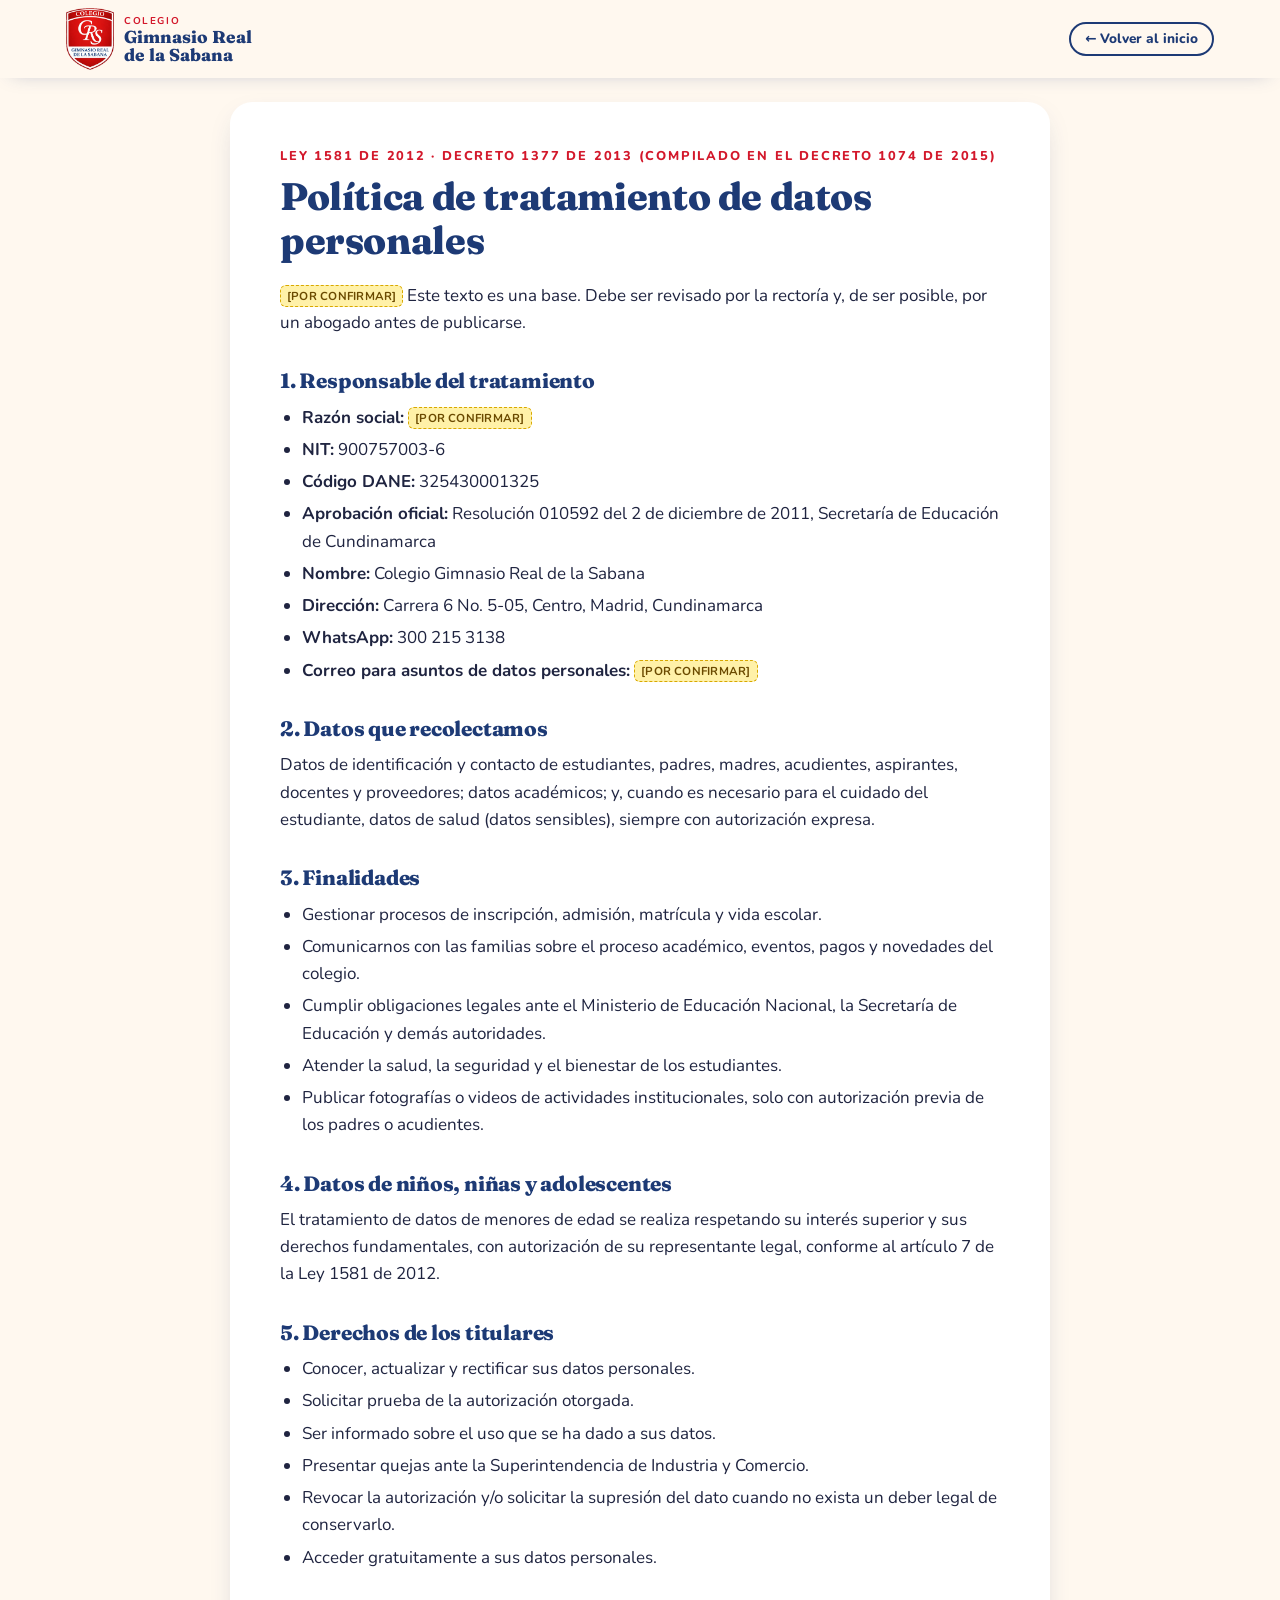
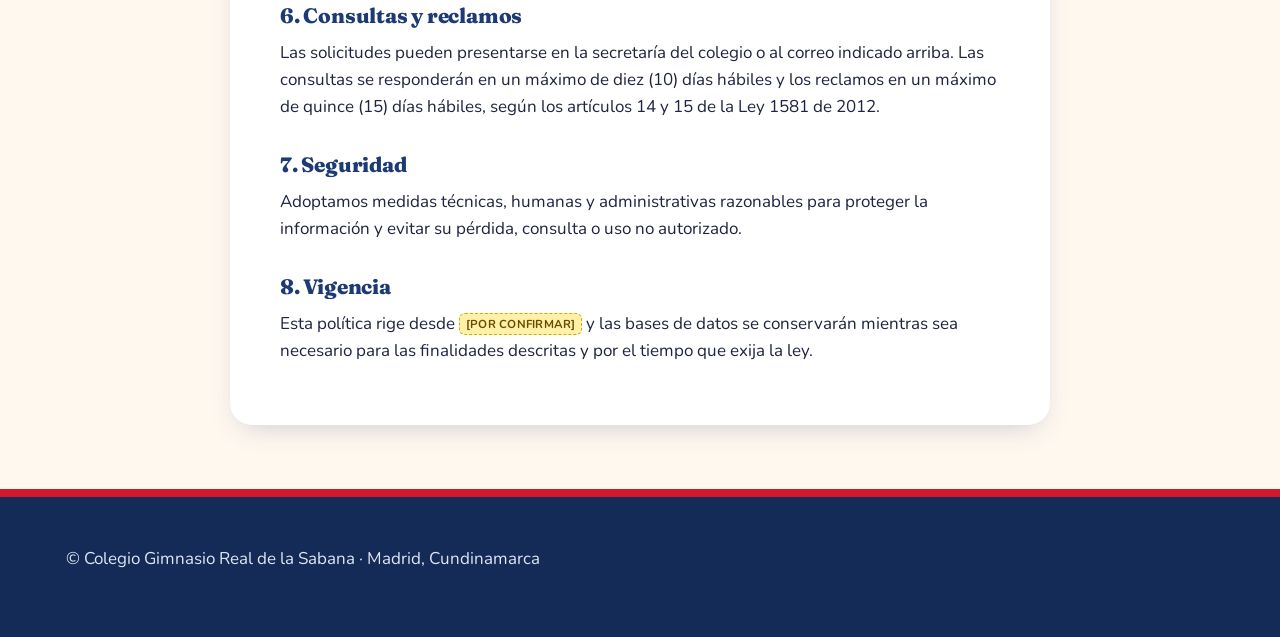
<file: politica-datos.html>
<!doctype html>
<html lang="es-CO">
<head>
  <meta charset="utf-8">
  <meta name="viewport" content="width=device-width, initial-scale=1">
  <title>Política de tratamiento de datos | Colegio Gimnasio Real de la Sabana</title>
  <meta name="description" content="Política de tratamiento de datos personales del Colegio Gimnasio Real de la Sabana, conforme a la Ley 1581 de 2012.">
  <meta name="robots" content="noindex">
  <link rel="icon" type="image/png" sizes="32x32" href="img/favicon-32.png">
  <link rel="preconnect" href="https://fonts.googleapis.com">
  <link rel="preconnect" href="https://fonts.gstatic.com" crossorigin>
  <link href="https://fonts.googleapis.com/css2?family=Fraunces:opsz,wght@9..144,600;9..144,800&family=Nunito:wght@400;600;700;800&display=swap" rel="stylesheet">
  <link rel="stylesheet" href="css/styles.css">
  <style>
    .legal { max-width: 820px; background: #fff; border-radius: var(--radius); box-shadow: var(--shadow); padding: 28px 20px; margin: 24px auto 64px; }
    .legal h1 { font-size: clamp(1.7rem, 6vw, 2.4rem); color: var(--blue); }
    .legal h2 { font-size: 1.3rem; margin-top: 1.6em; }
    .legal ul { list-style: disc; padding-left: 1.3em; margin-bottom: 1em; }
    .legal li { margin: .3em 0; }
    @media (min-width: 640px) { .legal { padding: 44px 50px; } }
  </style>
</head>
<body>
  <header class="topbar is-scrolled">
    <div class="wrap topbar__in">
      <a class="brand" href="index.html">
        <img src="img/escudo-200.png" alt="" width="44" height="54">
        <span class="brand__txt"><small>Colegio</small>Gimnasio Real <br>de la Sabana</span>
      </a>
      <a class="btn btn--ghost btn--sm" href="index.html">← Volver al inicio</a>
    </div>
  </header>
  <main class="wrap">
    <article class="legal">
      <p class="kicker">Ley 1581 de 2012 · Decreto 1377 de 2013 (compilado en el Decreto 1074 de 2015)</p>
      <h1>Política de tratamiento de datos personales</h1>
      <p><mark class="pc">[POR CONFIRMAR]</mark> Este texto es una base. Debe ser revisado por la rectoría y, de ser posible, por un abogado antes de publicarse.</p>

      <h2>1. Responsable del tratamiento</h2>
      <ul>
        <li><strong>Razón social:</strong> <mark class="pc">[POR CONFIRMAR]</mark></li>
        <li><strong>NIT:</strong> 900757003-6</li>
        <li><strong>Código DANE:</strong> 325430001325</li>
        <li><strong>Aprobación oficial:</strong> Resolución 010592 del 2 de diciembre de 2011, Secretaría de Educación de Cundinamarca</li>
        <li><strong>Nombre:</strong> Colegio Gimnasio Real de la Sabana</li>
        <li><strong>Dirección:</strong> Carrera 6 No. 5-05, Centro, Madrid, Cundinamarca</li>
        <li><strong>WhatsApp:</strong> 300 215 3138</li>
        <li><strong>Correo para asuntos de datos personales:</strong> <mark class="pc">[POR CONFIRMAR]</mark></li>
      </ul>

      <h2>2. Datos que recolectamos</h2>
      <p>Datos de identificación y contacto de estudiantes, padres, madres, acudientes, aspirantes, docentes y proveedores; datos académicos; y, cuando es necesario para el cuidado del estudiante, datos de salud (datos sensibles), siempre con autorización expresa.</p>

      <h2>3. Finalidades</h2>
      <ul>
        <li>Gestionar procesos de inscripción, admisión, matrícula y vida escolar.</li>
        <li>Comunicarnos con las familias sobre el proceso académico, eventos, pagos y novedades del colegio.</li>
        <li>Cumplir obligaciones legales ante el Ministerio de Educación Nacional, la Secretaría de Educación y demás autoridades.</li>
        <li>Atender la salud, la seguridad y el bienestar de los estudiantes.</li>
        <li>Publicar fotografías o videos de actividades institucionales, solo con autorización previa de los padres o acudientes.</li>
      </ul>

      <h2>4. Datos de niños, niñas y adolescentes</h2>
      <p>El tratamiento de datos de menores de edad se realiza respetando su interés superior y sus derechos fundamentales, con autorización de su representante legal, conforme al artículo 7 de la Ley 1581 de 2012.</p>

      <h2>5. Derechos de los titulares</h2>
      <ul>
        <li>Conocer, actualizar y rectificar sus datos personales.</li>
        <li>Solicitar prueba de la autorización otorgada.</li>
        <li>Ser informado sobre el uso que se ha dado a sus datos.</li>
        <li>Presentar quejas ante la Superintendencia de Industria y Comercio.</li>
        <li>Revocar la autorización y/o solicitar la supresión del dato cuando no exista un deber legal de conservarlo.</li>
        <li>Acceder gratuitamente a sus datos personales.</li>
      </ul>

      <h2>6. Consultas y reclamos</h2>
      <p>Las solicitudes pueden presentarse en la secretaría del colegio o al correo indicado arriba. Las consultas se responderán en un máximo de diez (10) días hábiles y los reclamos en un máximo de quince (15) días hábiles, según los artículos 14 y 15 de la Ley 1581 de 2012.</p>

      <h2>7. Seguridad</h2>
      <p>Adoptamos medidas técnicas, humanas y administrativas razonables para proteger la información y evitar su pérdida, consulta o uso no autorizado.</p>

      <h2>8. Vigencia</h2>
      <p>Esta política rige desde <mark class="pc">[POR CONFIRMAR]</mark> y las bases de datos se conservarán mientras sea necesario para las finalidades descritas y por el tiempo que exija la ley.</p>
    </article>
  </main>
  <footer class="footer">
    <div class="wrap"><p>© Colegio Gimnasio Real de la Sabana · Madrid, Cundinamarca</p></div>
  </footer>
</body>
</html>
</file>
<file: css/styles.css>
/* ============================================================
   Colegio Gimnasio Real de la Sabana — sitio web
   Mobile first. Colores del escudo + acentos alegres.
   ============================================================ */
:root {
  --red: #d3182b;
  --red-dark: #a10f1f;
  --blue: #1d3a75;
  --blue-deep: #142a57;
  --white: #fff;
  --cream: #fff8ef;
  --sand: #f6ecdf;
  --ink: #1f2440;
  --muted: #5b6078;
  --yellow: #ffc43d;
  --green: #2f9e5b;
  --sky: #3aa6dc;
  --orange: #f28a2e;
  --pink: #e8578a;
  --purple: #7a52b3;
  --wa: #1fa855;
  --radius: 22px;
  --shadow: 0 10px 30px -12px rgba(29, 58, 117, .28);
  --font-title: "Fraunces", Georgia, serif;
  --font: "Nunito", system-ui, -apple-system, "Segoe UI", sans-serif;
}

*, *::before, *::after { box-sizing: border-box; }
html { scroll-behavior: smooth; scroll-padding-top: 76px; -webkit-text-size-adjust: 100%; }
body { margin: 0; font-family: var(--font); font-size: 1.0625rem; line-height: 1.6; color: var(--ink); background: var(--cream); overflow-x: hidden; }
img { max-width: 100%; height: auto; display: block; }
a { color: var(--red); }
h1, h2, h3 { line-height: 1.15; margin: 0 0 .5em; }
h1, h2 { font-family: var(--font-title); font-weight: 800; letter-spacing: -.01em; }
h2 { font-size: clamp(1.8rem, 6vw, 2.8rem); color: var(--blue); }
h3 { font-size: 1.2rem; }
p { margin: 0 0 1em; }
ul, ol { padding: 0; margin: 0; list-style: none; }
:focus-visible { outline: 3px solid var(--yellow); outline-offset: 3px; border-radius: 6px; }

.wrap { width: 100%; max-width: 1180px; margin: 0 auto; padding: 0 16px; }
.section { padding: 64px 0; }
.center { text-align: center; }
.sr-only { position: absolute; width: 1px; height: 1px; overflow: hidden; clip: rect(0 0 0 0); white-space: nowrap; }
.skip { position: absolute; left: -999px; top: 8px; background: var(--blue); color: #fff; padding: 10px 16px; border-radius: 10px; z-index: 100; }
.skip:focus { left: 8px; }

/* Marcador de datos pendientes */
mark.pc { background: #fff1a8; color: #6b4a00; font: 700 .72rem/1.2 var(--font); padding: 2px 6px; border-radius: 6px; border: 1px dashed #d8a800; white-space: nowrap; vertical-align: middle; letter-spacing: .02em; }

/* Botones */
.btn { display: inline-flex; align-items: center; justify-content: center; gap: .5em; padding: .85em 1.4em; border-radius: 999px; font-weight: 800; text-decoration: none; border: 2px solid transparent; transition: transform .2s, box-shadow .2s, background .2s; cursor: pointer; line-height: 1.1; text-align: center; }
.btn:hover { transform: translateY(-2px); }
.btn--red { background: var(--red); color: #fff; box-shadow: 0 8px 20px -8px rgba(211, 24, 43, .7); }
.btn--red:hover { background: var(--red-dark); }
.btn--wa { background: var(--wa); color: #fff; box-shadow: 0 8px 20px -8px rgba(31, 168, 85, .7); }
.btn--yellow { background: var(--yellow); color: var(--blue-deep); box-shadow: 0 10px 24px -10px rgba(0, 0, 0, .5); }
.btn--ghost { background: transparent; color: var(--blue); border-color: var(--blue); }
.btn--sm { padding: .55em 1em; font-size: .85rem; }
.btn--lg { padding: 1em 1.6em; font-size: 1.05rem; }
.i { width: 1.25em; height: 1.25em; flex: none; }

/* Encabezado */
.topbar { position: sticky; top: 0; z-index: 50; background: rgba(255, 248, 239, .92); backdrop-filter: blur(10px); -webkit-backdrop-filter: blur(10px); transition: box-shadow .3s; }
.topbar.is-scrolled { box-shadow: 0 6px 20px -12px rgba(29, 58, 117, .35); }
.topbar__in { display: flex; align-items: center; gap: 10px; height: 68px; }
.brand { display: flex; align-items: center; gap: 10px; text-decoration: none; color: var(--blue); margin-right: auto; min-width: 0; }
.brand img { width: 40px; height: auto; }
.brand__txt { font-family: var(--font-title); font-weight: 800; font-size: .98rem; line-height: 1.05; }
.brand__txt small { display: block; font: 700 .62rem var(--font); letter-spacing: .16em; text-transform: uppercase; color: var(--red); }
.topbar__cta { white-space: nowrap; }
.burger { width: 44px; height: 44px; border: 0; background: var(--blue); border-radius: 12px; display: grid; place-content: center; gap: 5px; cursor: pointer; flex: none; }
.burger span { display: block; width: 20px; height: 2.5px; background: #fff; border-radius: 2px; transition: transform .25s, opacity .25s; }
.burger[aria-expanded="true"] span:nth-child(1) { transform: translateY(7.5px) rotate(45deg); }
.burger[aria-expanded="true"] span:nth-child(2) { opacity: 0; }
.burger[aria-expanded="true"] span:nth-child(3) { transform: translateY(-7.5px) rotate(-45deg); }
.nav { position: fixed; inset: 68px 0 auto 0; background: var(--cream); padding: 8px 16px 24px; box-shadow: 0 20px 30px -20px rgba(0, 0, 0, .3); transform: translateY(-120%); visibility: hidden; transition: transform .3s, visibility .3s; max-height: calc(100vh - 68px); overflow-y: auto; }
.nav.is-open { transform: none; visibility: visible; }
.nav a { display: block; padding: 12px 6px; font-weight: 700; color: var(--ink); text-decoration: none; border-bottom: 1px solid var(--sand); }
.nav .nav__cta a { margin-top: 14px; border: 0; color: #fff; padding: .9em; }
@media (max-width: 380px) { .topbar__cta { display: none; } }

/* Hero */
.hero { position: relative; padding: 28px 0 90px; background:
  radial-gradient(circle at 90% 10%, rgba(255, 196, 61, .35), transparent 40%),
  radial-gradient(circle at 0% 80%, rgba(58, 166, 220, .18), transparent 45%), var(--cream); }
.hero__in { display: grid; gap: 36px; }
.eyebrow { display: inline-flex; align-items: center; gap: 8px; font-weight: 800; font-size: .85rem; color: var(--blue); background: #fff; padding: 6px 14px; border-radius: 999px; box-shadow: var(--shadow); }
.dot { width: 9px; height: 9px; border-radius: 50%; background: var(--green); box-shadow: 0 0 0 4px rgba(47, 158, 91, .2); }
.hero h1 { font-size: clamp(2.1rem, 9vw, 3.9rem); color: var(--blue-deep); margin: 18px 0 16px; }
.hl { position: relative; white-space: nowrap; }
.hl::after { content: ""; position: absolute; left: -2%; right: -2%; bottom: .04em; height: .32em; border-radius: 6px; z-index: -1; opacity: .9; }
.hl--blue { color: var(--blue); } .hl--blue::after { background: rgba(58, 166, 220, .35); }
.hl--red { color: var(--red); } .hl--red::after { background: rgba(255, 196, 61, .6); }
.hl--yellow::after { background: rgba(255, 196, 61, .65); }
.hero h1, .sec-head h2 { position: relative; z-index: 0; }
.lead { font-size: 1.15rem; color: var(--muted); max-width: 38em; }
.hero__btns { display: flex; flex-wrap: wrap; gap: 12px; margin: 22px 0; }
.hero__btns .btn { flex: 1 1 220px; }
.facts { display: flex; flex-wrap: wrap; gap: 8px; }
.facts li { font-size: .85rem; font-weight: 700; color: var(--blue); background: rgba(29, 58, 117, .07); padding: 5px 12px; border-radius: 999px; }
.hero__media { position: relative; margin: 0 8px; }
.blob { border-radius: 58% 42% 46% 54% / 46% 52% 48% 54%; overflow: hidden; box-shadow: 0 30px 60px -30px rgba(29, 58, 117, .6); border: 6px solid #fff; aspect-ratio: 1 / 0.9; }
.blob img { width: 100%; height: 100%; object-fit: cover; }
.sticker { position: absolute; background: #fff; font-weight: 800; font-size: .85rem; padding: 7px 13px; border-radius: 14px; box-shadow: var(--shadow); animation: float 6s ease-in-out infinite; }
.s1 { top: 6%; left: -6px; transform: rotate(-6deg); color: var(--green); }
.s2 { top: 42%; right: -8px; transform: rotate(5deg); color: var(--blue); animation-delay: -2s; }
.s3 { bottom: 4%; left: 12%; transform: rotate(-3deg); color: var(--orange); animation-delay: -4s; }
.hero__shield { position: absolute; right: 6%; bottom: -18px; width: 74px; filter: drop-shadow(0 8px 14px rgba(0, 0, 0, .25)); }
@keyframes float { 50% { translate: 0 -8px; } }
.wave { position: absolute; left: 0; bottom: -1px; width: 100%; height: 50px; fill: #fff; }

/* Tradición + innovación */
.dual { background: #fff; padding-top: 24px; }
.dual__grid { display: grid; gap: 18px; align-items: stretch; }
.dual__card { border-radius: var(--radius); padding: 26px 22px; position: relative; overflow: hidden; }
.dual__card h3 { font-family: var(--font-title); font-size: 1.45rem; }
.dual__card--trad { background: linear-gradient(160deg, var(--red), var(--red-dark)); color: #fff; }
.dual__card--innov { background: linear-gradient(160deg, var(--blue), var(--blue-deep)); color: #fff; }
.dual__flag { width: 120px; border-radius: 12px; margin-bottom: 14px; box-shadow: 0 8px 20px -6px rgba(0, 0, 0, .45); }
.dual__icons { font-size: 1.9rem; letter-spacing: .15em; margin-bottom: 14px; }
.dual__plus { justify-self: center; width: 54px; height: 54px; border-radius: 50%; display: grid; place-items: center; background: var(--yellow); color: var(--blue-deep); font: 800 2rem/1 var(--font); margin: -36px 0; z-index: 2; box-shadow: var(--shadow); }
.checks li { position: relative; padding-left: 30px; margin: 10px 0; }
.checks li::before { content: "✓"; position: absolute; left: 0; top: 1px; width: 21px; height: 21px; border-radius: 50%; background: rgba(255, 255, 255, .2); display: grid; place-items: center; font-size: .75rem; font-weight: 800; }

/* Quiénes somos */
.about { background: #fff; }
.about__grid { display: grid; gap: 36px; }
.about__media { position: relative; }
.about__media img { border-radius: var(--radius) var(--radius) var(--radius) 90px; box-shadow: var(--shadow); aspect-ratio: 4/3; object-fit: cover; }
.about__badge { position: absolute; right: 10px; bottom: -22px; background: var(--yellow); color: var(--blue-deep); padding: 12px 16px; border-radius: 16px; box-shadow: var(--shadow); max-width: 240px; }
.about__badge strong { display: block; font-family: var(--font-title); font-size: 1.15rem; }
.about__badge span { font-size: .85rem; font-weight: 700; }
.kicker { font-weight: 800; text-transform: uppercase; letter-spacing: .14em; font-size: .8rem; color: var(--red); margin-bottom: .6em; }
.mission { background: var(--cream); border-left: 6px solid var(--red); border-radius: 0 16px 16px 0; padding: 16px 18px 4px; margin: 18px 0; }
.mission h3 { color: var(--red-dark); font-size: 1.05rem; }
.mission--soft { border-color: var(--blue); }
.mission--soft h3 { color: var(--blue); }
.video { margin: 6px 0 22px; }
.video__play, .video iframe { display: block; width: 100%; aspect-ratio: 16 / 9; border: 0; border-radius: 18px; overflow: hidden; box-shadow: var(--shadow); background: #000; }
.video__play { position: relative; padding: 0; cursor: pointer; }
.video__play img { width: 100%; height: 100%; object-fit: cover; opacity: .85; transition: opacity .2s; }
.video__play:hover img { opacity: 1; }
.video__btn { position: absolute; left: 50%; top: 50%; translate: -50% -50%; width: 72px; height: 72px; border-radius: 50%; background: var(--red); color: #fff; font-size: 1.8rem; display: grid; place-items: center; padding-left: 5px; box-shadow: 0 10px 24px -6px rgba(0, 0, 0, .5); }
.video figcaption { font-size: .88rem; color: var(--muted); margin-top: 8px; }
.values__t { color: var(--blue); margin-top: 24px; }
.values { display: flex; flex-wrap: wrap; gap: 8px; }
.values li { padding: 6px 14px; border-radius: 999px; font-weight: 800; font-size: .92rem; background: #fff; border: 2px solid currentColor; }
.values li:nth-child(4n+1) { color: var(--red); } .values li:nth-child(4n+2) { color: var(--blue); }
.values li:nth-child(4n+3) { color: var(--green); } .values li:nth-child(4n+4) { color: var(--orange); }

/* Encabezados de sección */
.sec-head { max-width: 680px; margin: 0 auto 36px; text-align: center; }
.sec-head p:last-child { color: var(--muted); }
.sec-head--light h2, .sec-head--light p { color: #fff !important; }
.sec-head--light .kicker { color: var(--yellow); }

/* Pilares */
.pillars { background: var(--cream); }
.cards { display: grid; gap: 16px; }
.card { background: #fff; border-radius: var(--radius); padding: 22px; box-shadow: var(--shadow); border-top: 6px solid var(--c); transition: transform .25s, box-shadow .25s; }
.card:hover { transform: translateY(-4px) rotate(-.4deg); box-shadow: 0 20px 40px -18px rgba(29, 58, 117, .4); }
.card__ico { width: 56px; height: 56px; border-radius: 18px; display: grid; place-items: center; font-size: 1.7rem; background: color-mix(in srgb, var(--c) 14%, #fff); margin-bottom: 12px; }
.card h3 { color: var(--c); }
.card p { margin: 0; color: var(--muted); font-size: .98rem; }

/* Niveles */
.levels { background: #fff; }
.tabs { display: flex; justify-content: center; gap: 6px; background: var(--sand); padding: 6px; border-radius: 999px; width: fit-content; margin: 0 auto 28px; }
.tabs button { border: 0; background: transparent; font: 800 1rem var(--font); padding: .7em 1.6em; border-radius: 999px; cursor: pointer; color: var(--blue); }
.tabs button[aria-selected="true"] { background: var(--blue); color: #fff; box-shadow: var(--shadow); }
.level { display: grid; gap: 24px; align-items: center; animation: fadeUp .4s ease; }
.level[hidden] { display: none; }
.level img { border-radius: var(--radius); aspect-ratio: 4/3; object-fit: cover; box-shadow: var(--shadow); }
.level h3 { font-family: var(--font-title); font-size: 1.6rem; color: var(--blue); }
.grades { display: grid; grid-template-columns: repeat(auto-fit, minmax(150px, 1fr)); gap: 10px; margin-top: 8px; }
.grades li { background: var(--cream); border-radius: 16px; padding: 12px 14px; border: 2px solid var(--sand); }
.grades strong { display: block; color: var(--red); font-size: 1.05rem; }
.grades span { font-size: .85rem; color: var(--muted); }
.grades--5 { grid-template-columns: repeat(auto-fill, minmax(110px, 1fr)); }
.grades--5 li { text-align: center; }
.note { margin-top: 14px; font-size: .9rem; color: var(--muted); }
@keyframes fadeUp { from { opacity: 0; transform: translateY(10px); } }

/* Un día */
.day { background: linear-gradient(180deg, var(--cream), #fff); }
.timeline { position: relative; max-width: 760px; margin: 0 auto; padding-left: 26px; }
.timeline::before { content: ""; position: absolute; left: 8px; top: 6px; bottom: 6px; width: 4px; border-radius: 4px; background: linear-gradient(var(--red), var(--yellow), var(--green), var(--sky), var(--blue)); }
.timeline li { position: relative; display: grid; gap: 4px; margin-bottom: 18px; background: #fff; border-radius: 18px; padding: 16px 18px; box-shadow: var(--shadow); }
.timeline li::before { content: ""; position: absolute; left: -26px; top: 22px; width: 20px; height: 20px; border-radius: 50%; background: #fff; border: 5px solid var(--red); }
.timeline li:nth-child(2n)::before { border-color: var(--blue); }
.t__time { font-weight: 800; font-size: .78rem; text-transform: uppercase; letter-spacing: .1em; color: var(--red); }
.timeline h3 { margin-bottom: .2em; color: var(--blue); }
.timeline p { margin: 0; color: var(--muted); font-size: .97rem; }

/* Espacios */
.spaces { background: #fff; }
.gallery { display: grid; gap: 14px; }
.g { position: relative; margin: 0; border-radius: var(--radius); overflow: hidden; box-shadow: var(--shadow); min-height: 240px; }
.g img { width: 100%; height: 100%; object-fit: cover; position: absolute; inset: 0; transition: transform .6s; }
.g:hover img { transform: scale(1.05); }
.g figcaption { position: absolute; left: 0; right: 0; bottom: 0; padding: 50px 18px 16px; color: #fff; font-size: .92rem; background: linear-gradient(transparent, rgba(15, 25, 55, .85)); }
.g figcaption strong { display: block; font-family: var(--font-title); font-size: 1.25rem; }

/* Familias */
.families { background: var(--cream); }
.families__grid { display: grid; gap: 30px; align-items: center; }
.families__img { border-radius: 90px var(--radius) var(--radius) var(--radius); box-shadow: var(--shadow); aspect-ratio: 4/3; object-fit: cover; }
.fam li { display: flex; gap: 14px; margin: 16px 0; }
.fam li > span { flex: none; width: 52px; height: 52px; border-radius: 16px; background: #fff; display: grid; place-items: center; font-size: 1.5rem; box-shadow: var(--shadow); }
.fam h3 { margin-bottom: .2em; color: var(--blue); }
.fam p { margin: 0; color: var(--muted); }

/* Admisiones */
.admissions { background: radial-gradient(circle at 10% 0%, rgba(255, 196, 61, .25), transparent 40%), linear-gradient(160deg, var(--blue), var(--blue-deep)); color: #fff; }
.steps { display: grid; gap: 16px; counter-reset: s; }
.steps li { background: rgba(255, 255, 255, .08); border: 1px solid rgba(255, 255, 255, .18); border-radius: var(--radius); padding: 24px 20px; }
.steps__n { width: 46px; height: 46px; border-radius: 50%; display: grid; place-items: center; background: var(--red); font: 800 1.3rem var(--font-title); margin-bottom: 12px; box-shadow: 0 0 0 6px rgba(211, 24, 43, .25); }
.steps li:nth-child(3) .steps__n { background: var(--green); box-shadow: 0 0 0 6px rgba(47, 158, 91, .25); }
.steps p { margin: 0; color: #dfe6f5; }
.alert { background: #fff6d6; color: #5a3d00; border-radius: 16px; padding: 14px 18px; margin: 24px 0; border-left: 6px solid var(--yellow); }
.faq { background: #fff; color: var(--ink); border-radius: var(--radius); padding: 22px 18px; margin-top: 40px; }
.faq h3 { font-family: var(--font-title); color: var(--blue); font-size: 1.5rem; }
.faq details { border-bottom: 1px solid var(--sand); }
.faq summary { cursor: pointer; font-weight: 800; padding: 14px 30px 14px 0; position: relative; list-style: none; }
.faq summary::-webkit-details-marker { display: none; }
.faq summary::after { content: "+"; position: absolute; right: 4px; top: 10px; font-size: 1.5rem; color: var(--red); transition: transform .2s; }
.faq details[open] summary::after { transform: rotate(45deg); }
.faq details p { color: var(--muted); }

/* Noticias */
.news { background: #fff; }
.news__grid { display: grid; gap: 18px; }
.post { background: var(--cream); border-radius: var(--radius); overflow: hidden; box-shadow: var(--shadow); display: flex; flex-direction: column; }
.post img { aspect-ratio: 3/2; object-fit: cover; width: 100%; }
.post__body { padding: 18px 20px 22px; }
.post__tag { display: inline-block; font-size: .72rem; font-weight: 800; text-transform: uppercase; letter-spacing: .08em; color: #fff; background: var(--red); padding: 3px 10px; border-radius: 999px; margin-right: 6px; }
.post__tag--evento { background: var(--blue); } .post__tag--proyecto { background: var(--green); }
.post time { font-size: .85rem; color: var(--muted); font-weight: 700; }
.post h3 { margin: 10px 0 6px; color: var(--blue); }
.post p { margin: 0; color: var(--muted); font-size: .97rem; }
.post a { font-weight: 800; display: inline-block; margin-top: 10px; }

/* Contacto */
.contact { background: var(--cream); }
.contact__grid { display: grid; gap: 30px; }
.contact__list li { display: flex; gap: 14px; margin: 16px 0; }
.contact__list strong { display: block; color: var(--blue); }
.contact__list small { color: var(--muted); }
.ci { flex: none; width: 46px; height: 46px; border-radius: 14px; display: grid; place-items: center; background: #fff; box-shadow: var(--shadow); font-size: 1.3rem; }
.map { border-radius: var(--radius); overflow: hidden; box-shadow: var(--shadow); min-height: 320px; border: 6px solid #fff; }
.map iframe { width: 100%; height: 100%; min-height: 320px; border: 0; display: block; }

/* Pie */
.footer { background: var(--blue-deep); color: #dfe6f5; padding: 48px 0 90px; border-top: 8px solid var(--red); }
.footer a { color: #fff; }
.footer h3 { color: var(--yellow); font-size: 1rem; text-transform: uppercase; letter-spacing: .1em; }
.footer__grid { display: grid; gap: 28px; }
.footer__brand { display: flex; gap: 16px; align-items: flex-start; }
.footer__brand img { width: 72px; flex: none; }
.footer__brand strong { color: #fff; font-family: var(--font-title); font-size: 1.2rem; display: block; margin-bottom: 4px; }
.footer__small { font-size: .85rem; opacity: .8; }
.social { display: flex; gap: 10px; margin-bottom: 10px; }
.social a { width: 44px; height: 44px; display: grid; place-items: center; border-radius: 12px; background: rgba(255, 255, 255, .1); color: #fff; transition: background .2s; }
.social a:hover { background: var(--red); }
.footer__bottom { border-top: 1px solid rgba(255, 255, 255, .15); margin-top: 32px; padding-top: 20px; font-size: .9rem; }
.footer__bottom p { margin: 0 0 6px; }

/* WhatsApp flotante */
.wa-float { position: fixed; right: 16px; bottom: 16px; z-index: 60; width: 60px; height: 60px; border-radius: 50%; background: var(--wa); color: #fff; display: grid; place-items: center; box-shadow: 0 10px 24px -6px rgba(0, 0, 0, .4); transition: transform .2s; }
.wa-float .i { width: 32px; height: 32px; }
.wa-float:hover { transform: scale(1.08); }
.wa-float::after { content: ""; position: absolute; inset: 0; border-radius: 50%; border: 2px solid var(--wa); animation: pulse 2.4s ease-out infinite; }
@keyframes pulse { to { transform: scale(1.5); opacity: 0; } }
.toast { position: fixed; left: 50%; bottom: 90px; transform: translate(-50%, 20px); background: var(--ink); color: #fff; padding: 10px 18px; border-radius: 12px; font-weight: 700; opacity: 0; pointer-events: none; transition: .3s; z-index: 70; max-width: calc(100% - 32px); text-align: center; }
.toast.show { opacity: 1; transform: translate(-50%, 0); }

/* Animación al hacer scroll */
.js .reveal { opacity: 0; transform: translateY(24px); transition: opacity .7s ease, transform .7s ease; }
.js .reveal.is-in { opacity: 1; transform: none; }

/* ---------- Tableta ---------- */
@media (min-width: 640px) {
  .cards { grid-template-columns: 1fr 1fr; }
  .steps { grid-template-columns: repeat(3, 1fr); }
  .news__grid { grid-template-columns: 1fr 1fr; }
  .gallery { grid-template-columns: 1fr 1fr; }
  .g--big { grid-column: span 2; min-height: 320px; }
  .footer__grid { grid-template-columns: 1.4fr 1fr 1fr; }
  .faq { padding: 30px 34px; }
  .hero__btns .btn { flex: 0 1 auto; }
}

@media (min-width: 640px) and (max-width: 1023px) {
  .gallery .g:last-child { grid-column: span 2; }
}

/* ---------- Escritorio ---------- */
@media (min-width: 1024px) {
  .section { padding: 96px 0; }
  .hero { padding: 56px 0 120px; }
  .hero__in { grid-template-columns: 1.05fr 1fr; align-items: center; gap: 60px; }
  .hero__shield { width: 104px; }
  .dual__grid { grid-template-columns: 1fr auto 1fr; align-items: center; }
  .dual__card { padding: 36px 34px; height: 100%; }
  .dual__plus { margin: 0 -30px; width: 66px; height: 66px; }
  .about__grid { grid-template-columns: .9fr 1.1fr; gap: 64px; align-items: start; }
  .about__media { position: sticky; top: 110px; }
  .cards { grid-template-columns: repeat(4, 1fr); }
  .level { grid-template-columns: 1fr 1fr; gap: 50px; }
  .gallery { grid-template-columns: repeat(3, 1fr); grid-auto-rows: 250px; }
  .g--big { grid-row: span 2; grid-column: span 1; }
  .timeline { padding-left: 0; max-width: 980px; }
  .timeline::before { left: 50%; transform: translateX(-50%); }
  .timeline li { width: calc(50% - 34px); }
  .timeline li:nth-child(odd) { margin-left: auto; }
  .timeline li:nth-child(odd)::before { left: -46px; }
  .timeline li:nth-child(even)::before { left: auto; right: -46px; }
  .timeline li:nth-child(even) { text-align: right; }
  .timeline li + li { margin-top: -40px; }
  .families__grid { grid-template-columns: 1.1fr .9fr; gap: 64px; }
  .news__grid { grid-template-columns: repeat(3, 1fr); }
  .contact__grid { grid-template-columns: 1fr 1.2fr; gap: 50px; align-items: stretch; }
  .footer { padding-bottom: 48px; }
}

/* ---------- Menú completo en pantallas anchas ---------- */
@media (min-width: 1180px) {
  .burger, .topbar__cta { display: none; }
  .topbar__in { height: 78px; }
  .brand img { width: 48px; }
  .brand__txt { font-size: 1.08rem; }
  .nav { position: static; transform: none; visibility: visible; background: none; box-shadow: none; padding: 0; max-height: none; overflow: visible; }
  .nav ul { display: flex; align-items: center; gap: 2px; }
  .nav a { border: 0; padding: 8px 9px; font-size: .92rem; border-radius: 10px; white-space: nowrap; }
  .nav a:not(.btn):hover { background: var(--sand); color: var(--red); }
  .nav .nav__cta a { margin: 0 0 0 8px; padding: .7em 1.2em; }
}

@media (prefers-reduced-motion: reduce) {
  *, *::before, *::after { animation: none !important; transition: none !important; scroll-behavior: auto !important; }
  .js .reveal { opacity: 1; transform: none; }
}
</file>
